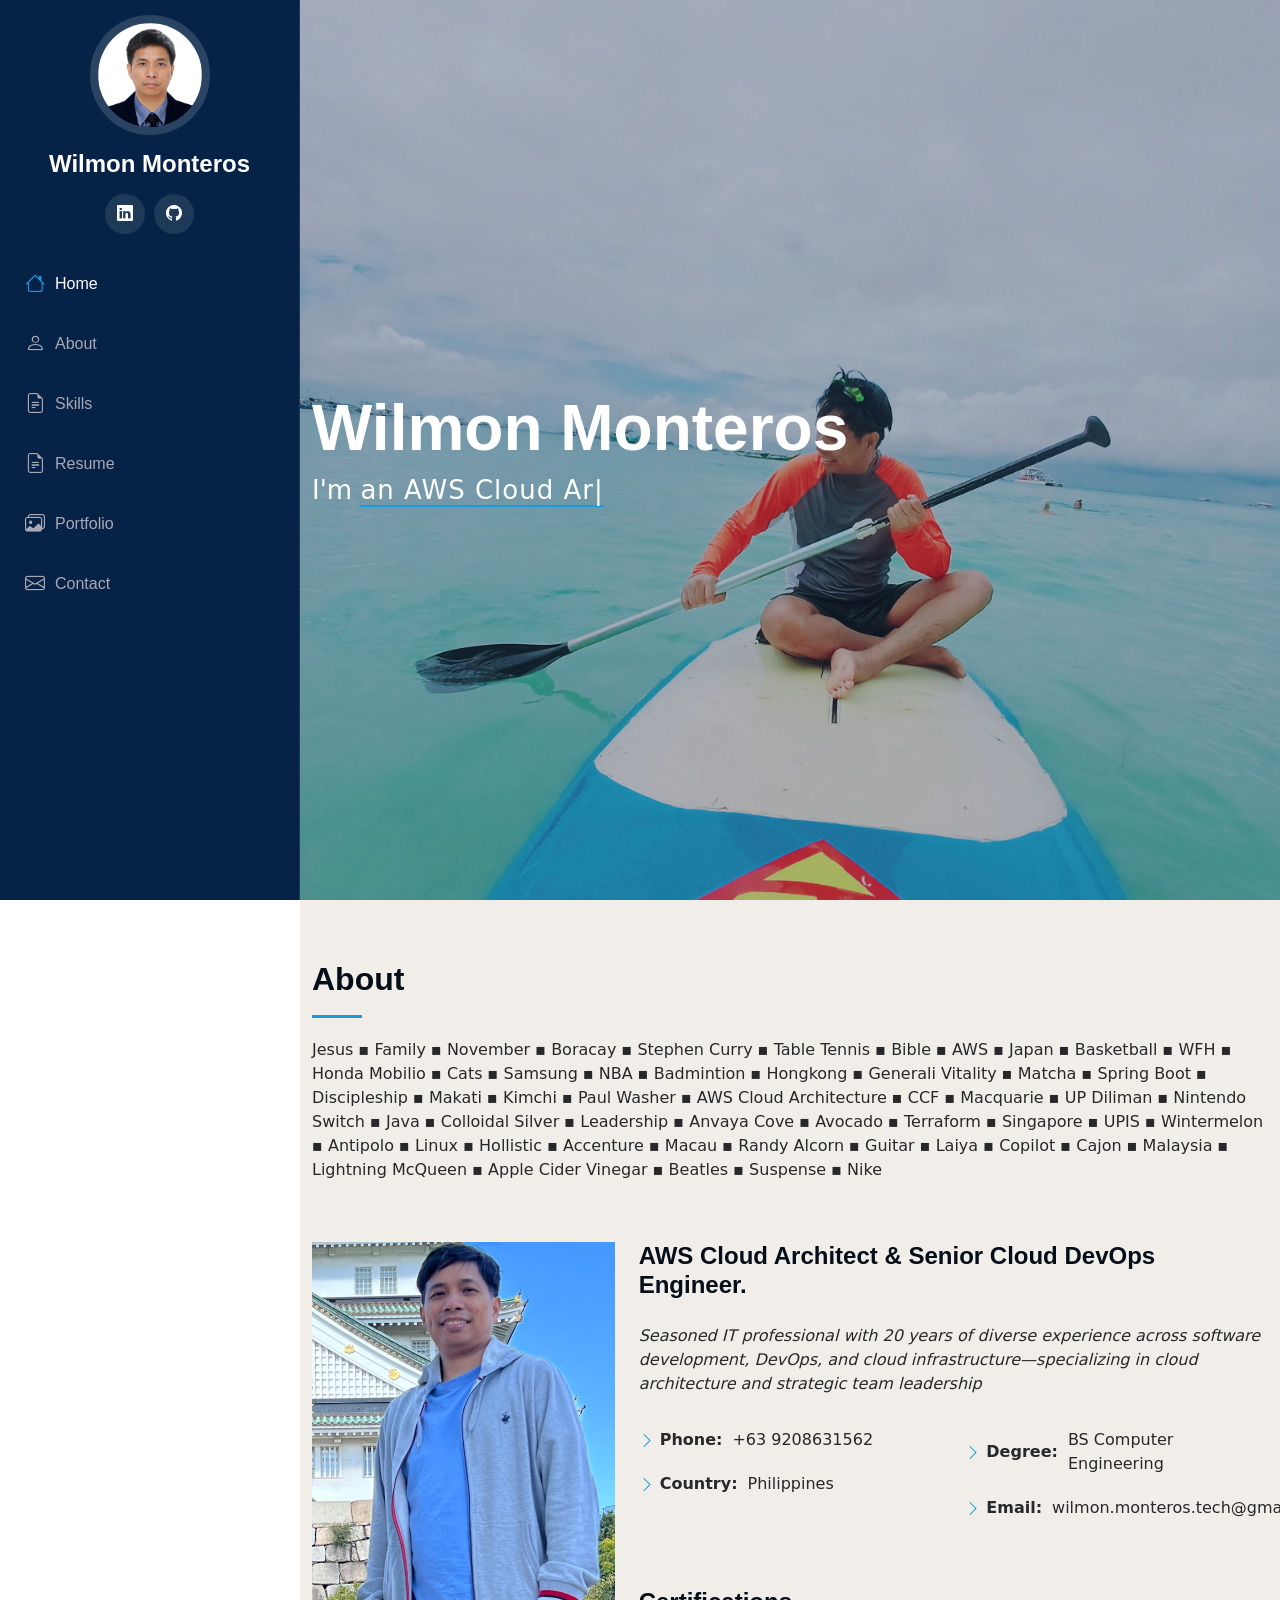
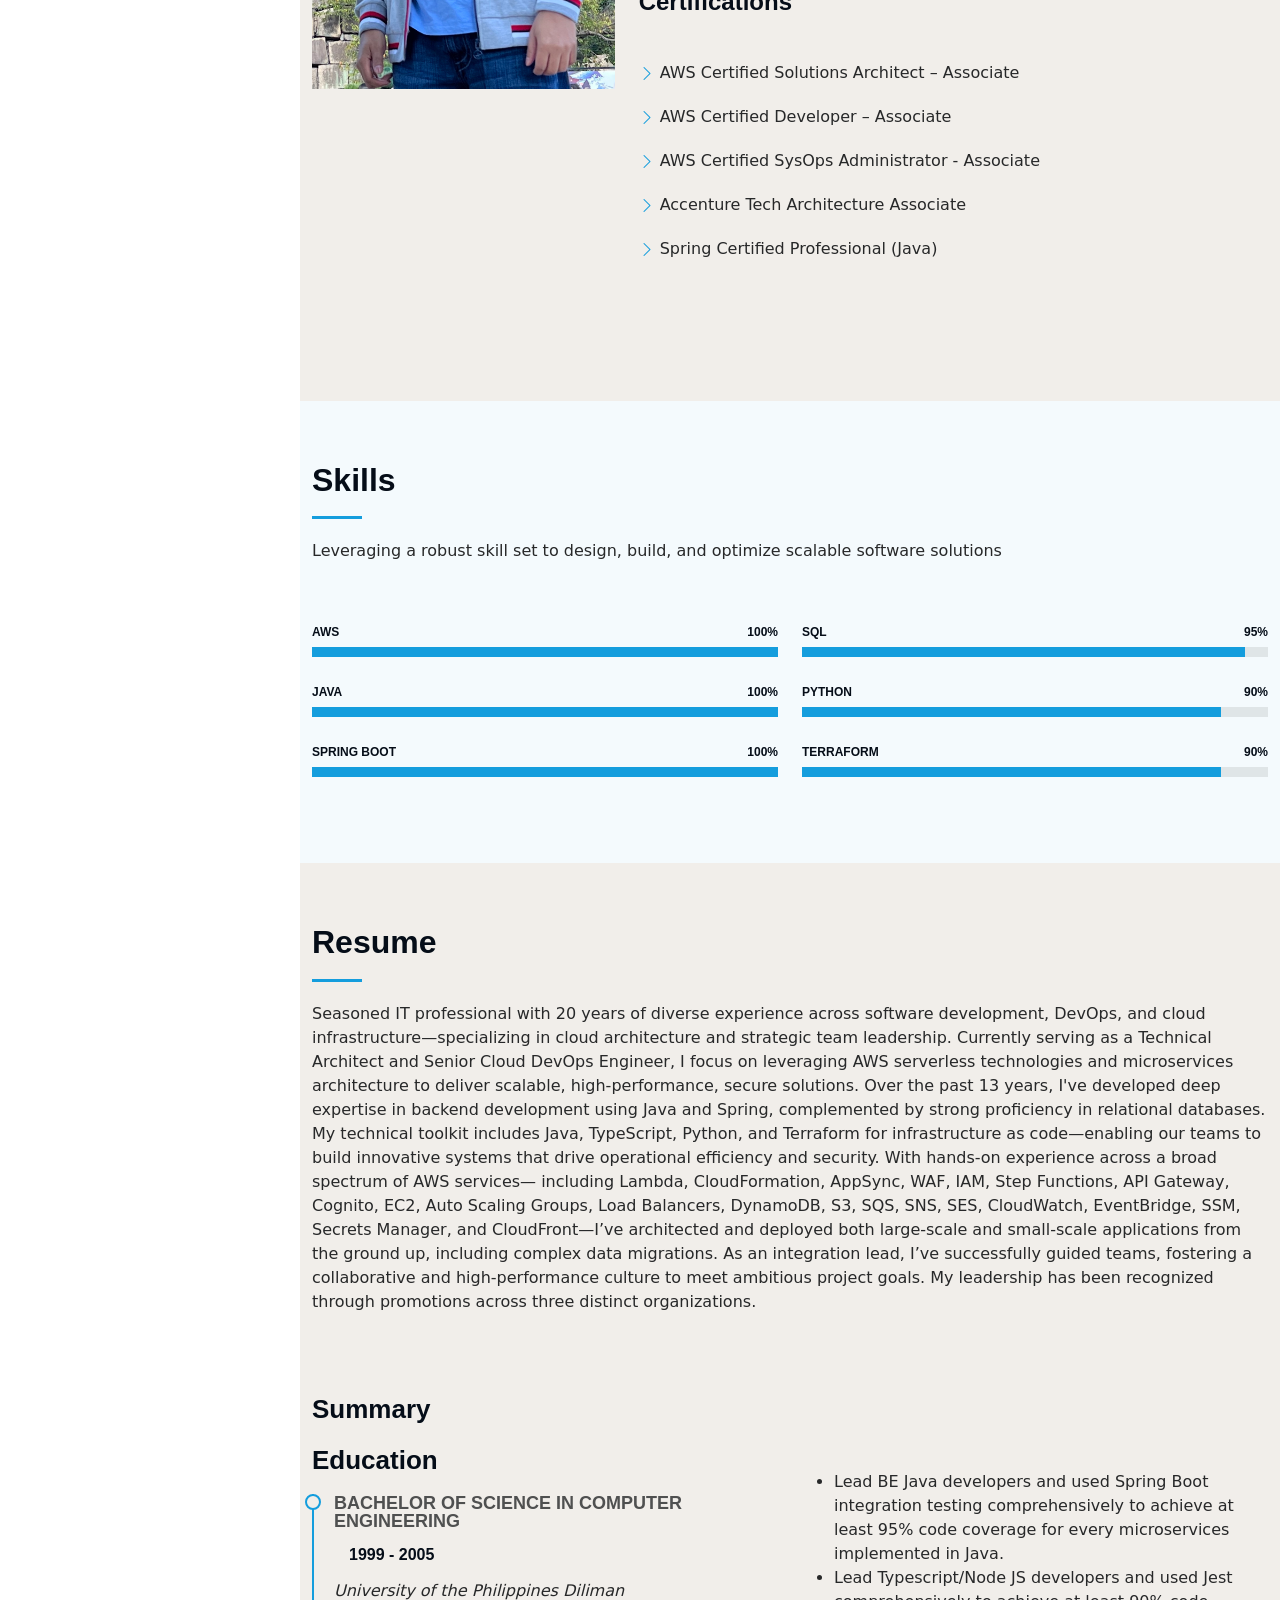
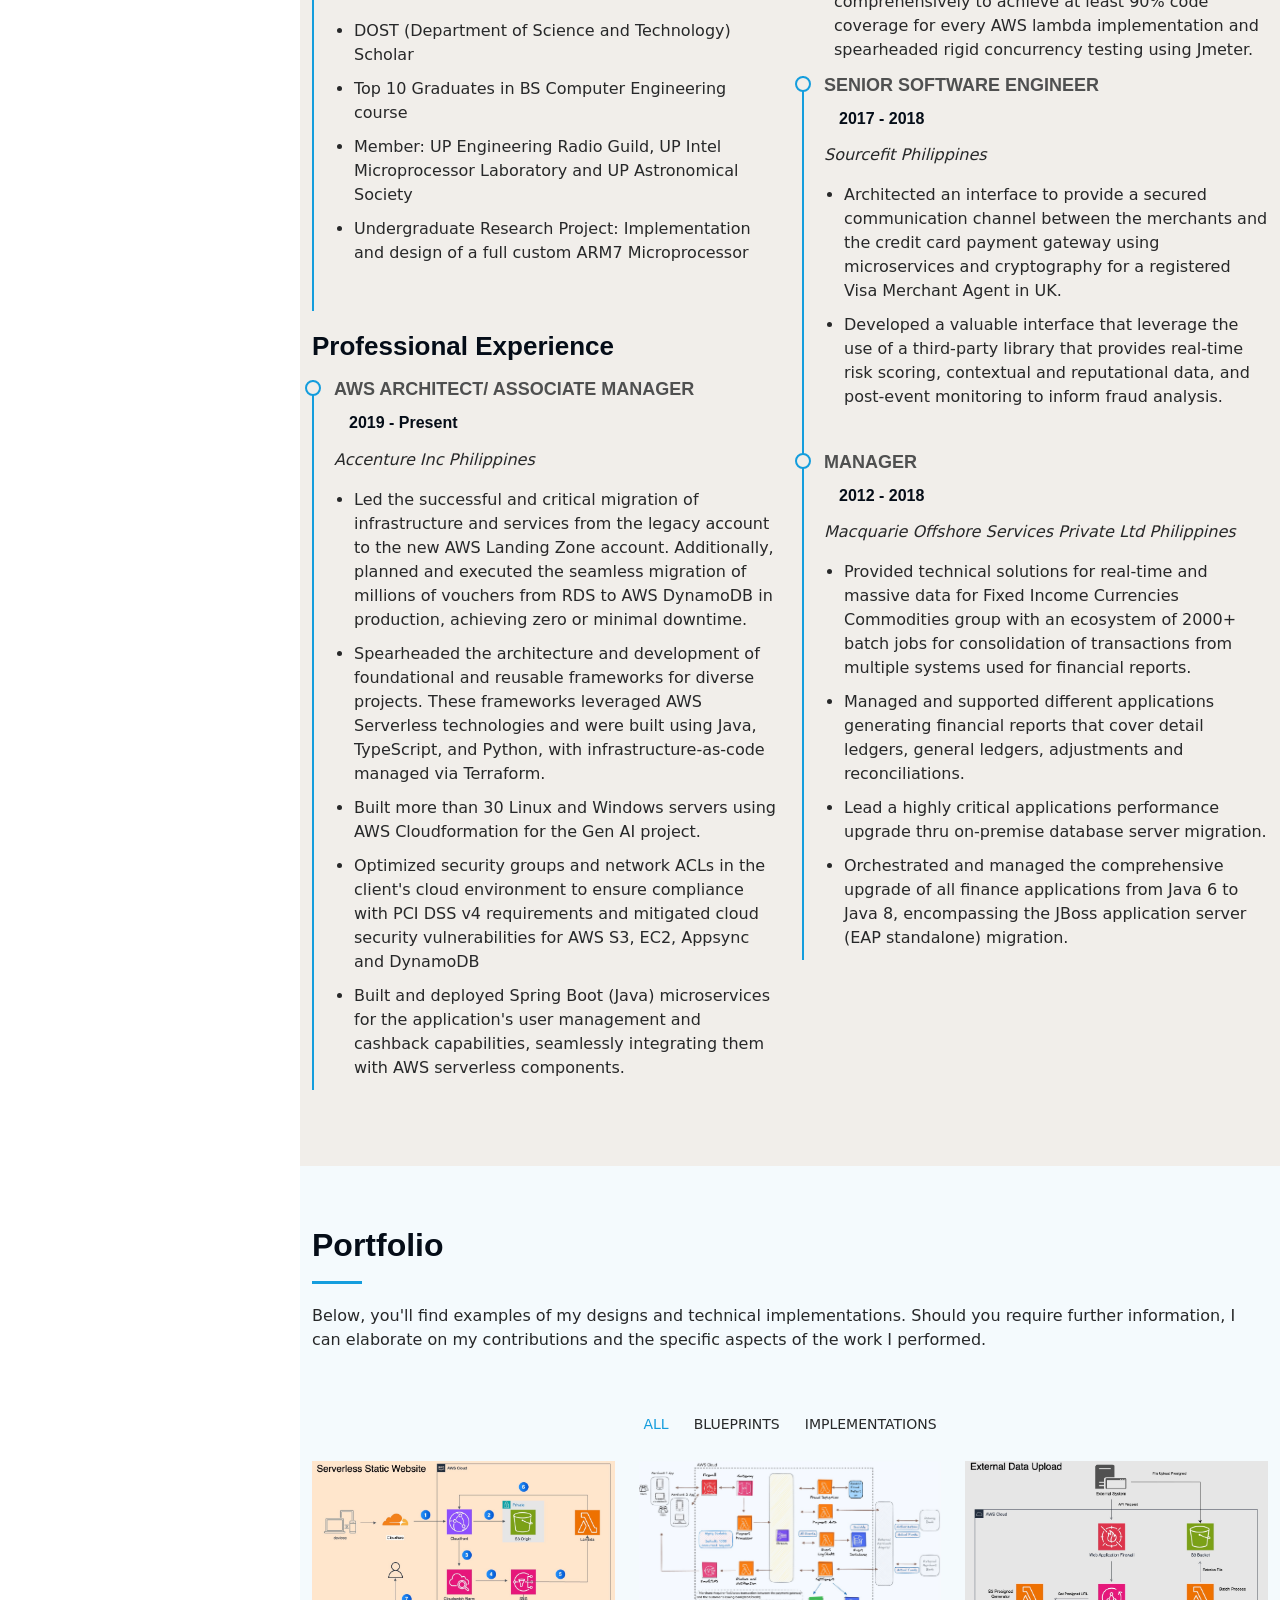
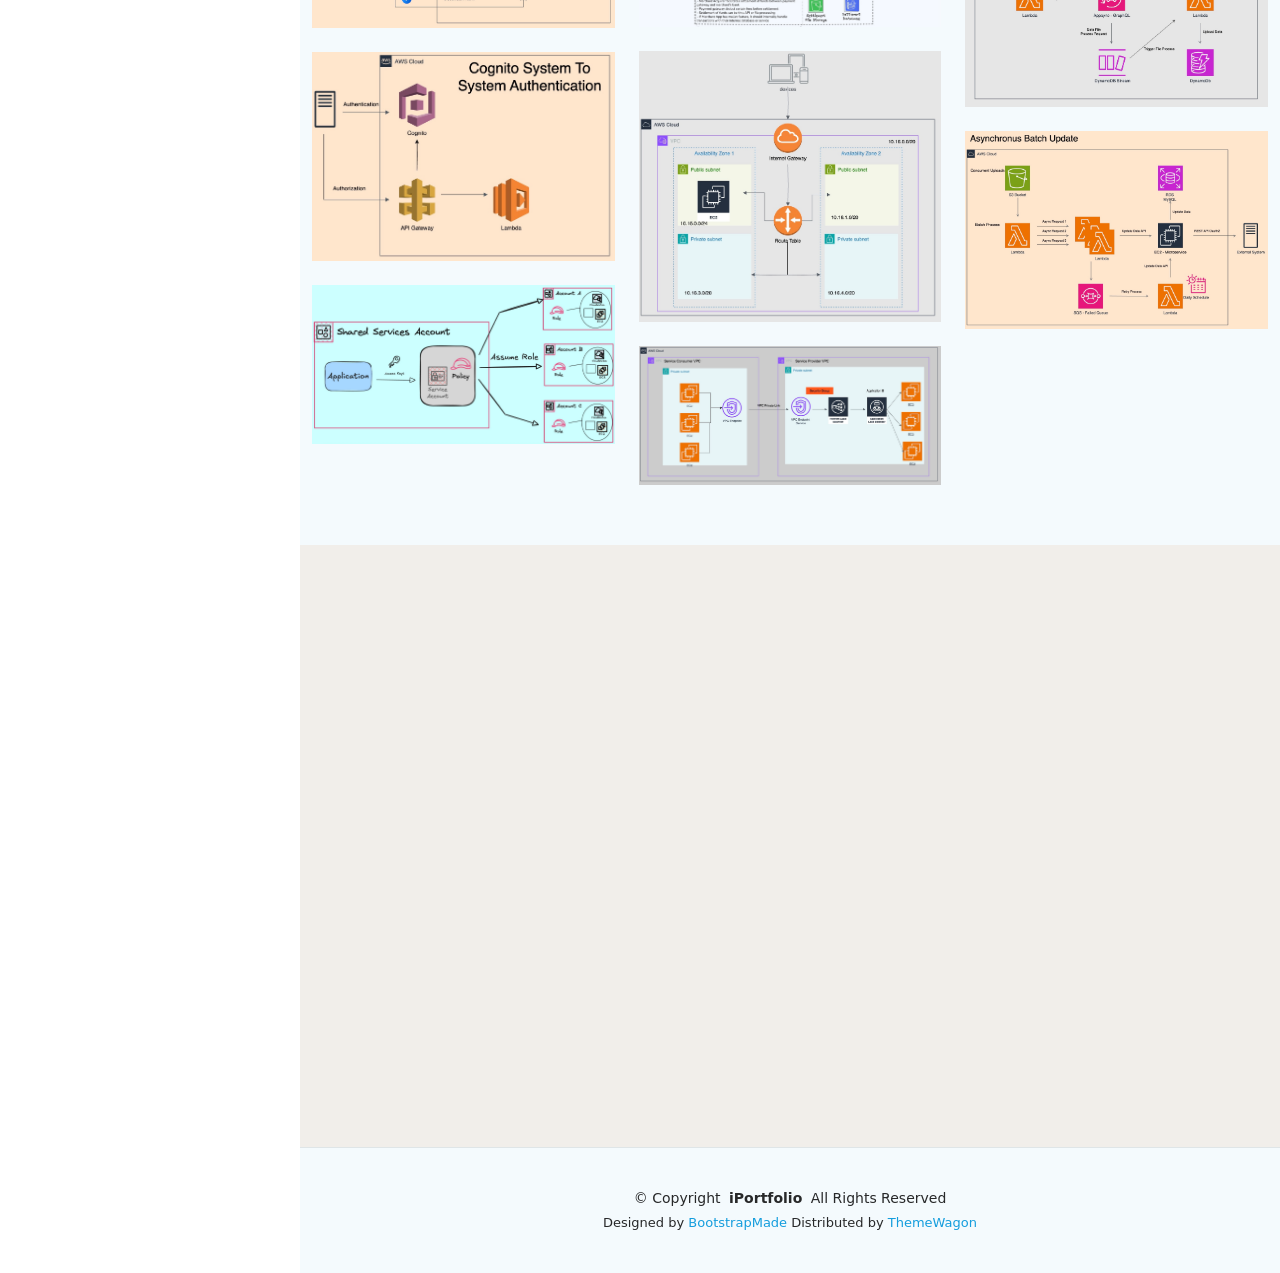
<file: index.html>
<!DOCTYPE html>
  <html lang="en">

  <head>
    <meta charset="utf-8">
    <meta content="width=device-width, initial-scale=1.0" name="viewport">
    <title>Beyond the Cloud with Wilmon</title>
    <meta content="" name="description">
    <meta content="" name="keywords">

    <!-- Favicons -->
    <link href="assets/img/favicon.png" rel="icon">
    <link href="assets/img/apple-touch-icon.png" rel="apple-touch-icon">

    <!-- Vendor CSS Files -->
    <link href="assets/vendor/bootstrap/css/bootstrap.min.css" rel="stylesheet">
    <link href="assets/vendor/bootstrap-icons/bootstrap-icons.css" rel="stylesheet">
    <link href="assets/vendor/aos/aos.css" rel="stylesheet">
    <link href="assets/vendor/glightbox/css/glightbox.min.css" rel="stylesheet">
    <link href="assets/vendor/swiper/swiper-bundle.min.css" rel="stylesheet">

    <!-- Main CSS File -->
    <link href="assets/css/main.css" rel="stylesheet">

    <!-- =======================================================
    * Template Name: iPortfolio
    * Template URL: https://bootstrapmade.com/iportfolio-bootstrap-portfolio-websites-template/
    * Updated: Jun 29 2024 with Bootstrap v5.3.3
    * Author: BootstrapMade.com
    * License: https://bootstrapmade.com/license/
    ======================================================== -->
    <meta name="google-site-verification" content="2yJGSQs_XR-o7ZcznzB0B5JQEUDYhtM21e2Xbaj-53U" />
  </head>

  <body class="index-page">

    <header id="header" class="header dark-background d-flex flex-column">
      <i class="header-toggle d-xl-none bi bi-list"></i>

      <div class="profile-img">
        <img src="assets/img/profile-pic-wilmontech.jpg" alt="" class="img-fluid rounded-circle">
      </div>

      <a href="index.html" class="logo d-flex align-items-center justify-content-center">
        <!-- Uncomment the line below if you also wish to use an image logo -->
        <!-- <img src="assets/img/logo.png" alt=""> -->
        <h1 class="sitename">Wilmon Monteros</h1>
      </a>

      <div class="social-links text-center">
        <a href="https://www.linkedin.com/in/wilmon-monteros-5b707a50/" class="linkedin"><i class="bi bi-linkedin"></i></a>
        <a href="https://wilmontech.github.io/portfolio/" class="github"><i class="bi bi-github"></i></a>
      </div>

      <nav id="navmenu" class="navmenu">
        <ul>
          <li><a href="#hero" class="active"><i class="bi bi-house navicon"></i>Home</a></li>
          <li><a href="#about"><i class="bi bi-person navicon"></i> About</a></li>
          <li><a href="#skills"><i class="bi bi-file-earmark-text navicon"></i> Skills</a></li>
          <li><a href="#resume"><i class="bi bi-file-earmark-text navicon"></i> Resume</a></li>
          <li><a href="#portfolio"><i class="bi bi-images navicon"></i> Portfolio</a></li>
          <li><a href="#contact"><i class="bi bi-envelope navicon"></i> Contact</a></li>
        </ul>
      </nav>

    </header>

    <main class="main">

      <!-- Hero Section -->
      <section id="hero" class="hero section dark-background">

        <img src="assets/img/hero-bg.jpg" alt="" data-aos="fade-in" class="">

        <div class="container" data-aos="fade-up" data-aos-delay="100">
          <h2>Wilmon Monteros</h2>
          <p>I'm <span class="typed" data-typed-items="an AWS Cloud Architect, an AWS Senior Cloud Devops Engineer, a DevOps and Technical Lead">Developer</span><span class="typed-cursor typed-cursor--blink" aria-hidden="true"></span><span class="typed-cursor typed-cursor--blink" aria-hidden="true"></span></p>
        </div>

      </section><!-- /Hero Section -->

      <!-- About Section -->
      <section id="about" class="about section medium-background">

        <!-- Section Title -->
        <div class="container section-title" data-aos="fade-up">
          <h2>About</h2>
          <p> Jesus ▪︎ Family ▪︎ November ▪︎ Boracay ▪︎ Stephen Curry ▪︎ Table Tennis ▪︎ Bible ▪︎ AWS ▪︎ Japan ▪︎ Basketball ▪︎ WFH ▪︎ Honda Mobilio ▪︎ Cats ▪︎ Samsung ▪︎ NBA ▪︎ Badmintion ▪︎ Hongkong ▪︎ Generali Vitality ▪︎ Matcha ▪︎ Spring Boot ▪︎ Discipleship ▪︎ Makati ▪︎ Kimchi ▪︎ Paul Washer ▪︎ AWS Cloud Architecture ▪︎ CCF ▪︎ Macquarie ▪︎ UP Diliman ▪︎ Nintendo Switch ▪︎ Java ▪︎ Colloidal Silver ▪︎ Leadership ▪︎ Anvaya Cove ▪︎ Avocado ▪︎ Terraform ▪︎ Singapore ▪︎ UPIS ▪︎ Wintermelon ▪︎ Antipolo ▪︎ Linux ▪︎ Hollistic ▪︎ Accenture ▪︎ Macau ▪︎ Randy Alcorn ▪︎ Guitar ▪︎ Laiya ▪︎ Copilot ▪︎ Cajon ▪︎ Malaysia ▪︎ Lightning McQueen ▪︎ Apple Cider Vinegar ▪︎ Beatles ▪︎ Suspense ▪︎ Nike</p>
        </div><!-- End Section Title -->

        <div class="container" data-aos="fade-up" data-aos-delay="100">

          <div class="row gy-4 justify-content-center">
            <div class="col-lg-4">
              <img src="assets/img/my-profile-img.jpg" class="img-fluid" alt="">
            </div>
            <div class="col-lg-8 content">
              <h2>AWS Cloud Architect &amp; Senior Cloud DevOps Engineer.</h2>
              <p class="fst-italic py-3">
                Seasoned IT professional with 20 years of diverse experience across software development, DevOps, and cloud
infrastructure—specializing in cloud architecture and strategic team leadership
              </p>
              <div class="row">
                <div class="col-lg-6">
                  <ul>
                    <li><i class="bi bi-chevron-right"></i> <strong>Phone:</strong> <span>+63 9208631562</span></li>
                    <li><i class="bi bi-chevron-right"></i> <strong>Country:</strong> <span>Philippines</span></li>
                  </ul>
                </div>
                <div class="col-lg-6">
                  <ul>
                    <li><i class="bi bi-chevron-right"></i> <strong>Degree:</strong> <span>BS Computer Engineering</span></li>
                    <li><i class="bi bi-chevron-right"></i> <strong>Email:</strong> <span>wilmon.monteros.tech@gmail.com</span></li>
                  </ul>
                </div>
              </div>
              <br>
              <br>
              <h2>Certifications</h2>
              <p class="py-2">
                  <ul class="py-1">
                    <li><i class="bi bi-chevron-right"></i> AWS Certified Solutions Architect – Associate</li>
                    <li><i class="bi bi-chevron-right"></i> AWS Certified Developer – Associate</li>
                    <li><i class="bi bi-chevron-right"></i> AWS Certified SysOps Administrator - Associate</li>
                    <li><i class="bi bi-chevron-right"></i> Accenture Tech Architecture Associate</li>
                    <li><i class="bi bi-chevron-right"></i> Spring Certified Professional (Java)</li>
                  </ul>
                </div>
              </p>
            </div>
          </div>

        </div>

      </section><!-- /About Section -->

      <!-- Skills Section -->
      <section id="skills" class="skills section light-background">

        <!-- Section Title -->
        <div class="container section-title" data-aos="fade-up">
          <h2>Skills</h2>
          <p>Leveraging a robust skill set to design, build, and optimize scalable software solutions</p>
        </div><!-- End Section Title -->

        <div class="container" data-aos="fade-up" data-aos-delay="100">

          <div class="row skills-content skills-animation">

            <div class="col-lg-6">

              <div class="progress">
                <span class="skill"><span>AWS</span> <i class="val">100%</i></span>
                <div class="progress-bar-wrap">
                  <div class="progress-bar" role="progressbar" aria-valuenow="100" aria-valuemin="0" aria-valuemax="100"></div>
                </div>
              </div><!-- End Skills Item -->

              <div class="progress">
                <span class="skill"><span>Java</span> <i class="val">100%</i></span>
                <div class="progress-bar-wrap">
                  <div class="progress-bar" role="progressbar" aria-valuenow="100" aria-valuemin="0" aria-valuemax="100"></div>
                </div>
              </div><!-- End Skills Item -->

              <div class="progress">
                <span class="skill"><span>Spring Boot</span> <i class="val">100%</i></span>
                <div class="progress-bar-wrap">
                  <div class="progress-bar" role="progressbar" aria-valuenow="100" aria-valuemin="0" aria-valuemax="100"></div>
                </div>
              </div><!-- End Skills Item -->

            </div>

            <div class="col-lg-6">

              <div class="progress">
                <span class="skill"><span>SQL</span> <i class="val">95%</i></span>
                <div class="progress-bar-wrap">
                  <div class="progress-bar" role="progressbar" aria-valuenow="95" aria-valuemin="0" aria-valuemax="100"></div>
                </div>
              </div><!-- End Skills Item -->

              <div class="progress">
                <span class="skill"><span>Python</span> <i class="val">90%</i></span>
                <div class="progress-bar-wrap">
                  <div class="progress-bar" role="progressbar" aria-valuenow="90" aria-valuemin="0" aria-valuemax="100"></div>
                </div>
              </div><!-- End Skills Item -->

              <div class="progress">
                <span class="skill"><span>Terraform</span> <i class="val">90%</i></span>
                <div class="progress-bar-wrap">
                  <div class="progress-bar" role="progressbar" aria-valuenow="90" aria-valuemin="0" aria-valuemax="100"></div>
                </div>
              </div><!-- End Skills Item -->

            </div>

          </div>

        </div>

      </section><!-- /Skills Section -->

      <!-- Resume Section -->
      <section id="resume" class="resume section medium-background">

        <!-- Section Title -->
        <div class="container section-title" data-aos="fade-up">
          <h2>Resume</h2>
          <p>Seasoned IT professional with 20 years of diverse experience across software development, DevOps, and cloud
infrastructure—specializing in cloud architecture and strategic team leadership. Currently serving as a Technical Architect
and Senior Cloud DevOps Engineer, I focus on leveraging AWS serverless technologies and microservices architecture to
deliver scalable, high-performance, secure solutions. Over the past 13 years, I've developed deep expertise in backend
development using Java and Spring, complemented by strong proficiency in relational databases. My technical toolkit
includes Java, TypeScript, Python, and Terraform for infrastructure as code—enabling our teams to build innovative systems
that drive operational efficiency and security. With hands-on experience across a broad spectrum of AWS services—
including Lambda, CloudFormation, AppSync, WAF, IAM, Step Functions, API Gateway, Cognito, EC2, Auto Scaling Groups,
Load Balancers, DynamoDB, S3, SQS, SNS, SES, CloudWatch, EventBridge, SSM, Secrets Manager, and CloudFront—I’ve
architected and deployed both large-scale and small-scale applications from the ground up, including complex data
migrations. As an integration lead, I’ve successfully guided teams, fostering a collaborative and high-performance culture to
meet ambitious project goals. My leadership has been recognized through promotions across three distinct organizations.</p>
        </div><!-- End Section Title -->

        <div class="container">

          <div class="row">

            <div class="col-lg-6" data-aos="fade-up" data-aos-delay="100">
              <h3 class="resume-title">Summary</h3>
              <h3 class="resume-title">Education</h3>
              <div class="resume-item">
                <h4>Bachelor of Science in Computer Engineering</h4>
                <h5>1999 - 2005</h5>
                <p><em>University of the Philippines Diliman</em></p>
                <ul>
                  <li>DOST (Department of Science and Technology) Scholar</li>
                  <li>Top 10 Graduates in BS Computer Engineering course </li>
                  <li>Member: UP Engineering Radio Guild, UP Intel Microprocessor Laboratory and UP Astronomical Society</li>
                  <li>Undergraduate Research Project: Implementation and design of a full custom ARM7 Microprocessor</li>
                </ul>            </div><!-- Edn Resume Item -->

              <h3 class="resume-title">Professional Experience</h3>
              <div class="resume-item">
                <h4>AWS Architect/ Associate Manager</h4>
                <h5>2019 - Present</h5>
                <p><em>Accenture Inc Philippines</em></p>
                <ul>
                  <li>Led the successful and critical migration of infrastructure and services from the legacy account to the new AWS
  Landing Zone account. Additionally, planned and executed the seamless migration of millions of vouchers from RDS
  to AWS DynamoDB in production, achieving zero or minimal downtime.</li>
                  <li>Spearheaded the architecture and development of foundational and reusable frameworks for diverse projects. These frameworks leveraged AWS Serverless technologies and were built using Java, TypeScript, and Python, with infrastructure-as-code managed via Terraform. </li>
                  <li>Built more than 30 Linux and Windows servers using AWS Cloudformation for the Gen AI project.</li>
                  <li>Optimized security groups and network ACLs in the client's cloud environment to ensure compliance with PCI DSS v4
requirements and mitigated cloud security vulnerabilities for AWS S3, EC2, Appsync and DynamoDB</li>
                  <li>Built and deployed Spring Boot (Java) microservices for the application's user management and cashback capabilities, seamlessly integrating them with AWS serverless components.</li>
                </ul>
              </div><!-- Edn Resume Item -->
            </div>

            <div class="col-lg-6" data-aos="fade-up" data-aos-delay="200">
              <br>
              <br>
              <br>
              <br>
                <ul>
                  <li>Lead BE Java developers and used Spring Boot integration testing comprehensively to achieve at least 95% code
  coverage for every microservices implemented in Java.</li>
                  <li>Lead Typescript/Node JS developers and used Jest comprehensively to achieve at least 90% code coverage for every
  AWS lambda implementation and spearheaded rigid concurrency testing using Jmeter. </li>
                </ul>
              <div class="resume-item">
                <h4>Senior Software Engineer</h4>
                <h5>2017 - 2018</h5>
                <p><em>Sourcefit Philippines</em></p>
                <ul>
                  <li>Architected an interface to provide a secured communication channel between the merchants and the credit card
  payment gateway using microservices and cryptography for a registered Visa Merchant Agent in UK.</li>
                  <li>Developed a valuable interface that leverage the use of a third-party library that provides real-time risk scoring,
  contextual and reputational data, and post-event monitoring to inform fraud analysis.</li>
                </ul>
              </div><!-- Edn Resume Item -->
              <div class="resume-item">
                <h4>Manager</h4>
                <h5>2012 - 2018</h5>
                <p><em>Macquarie Offshore Services Private Ltd Philippines</em></p>
                <ul>
                  <li>Provided technical solutions for real-time and massive data for Fixed Income Currencies Commodities group with
  an ecosystem of 2000+ batch jobs for consolidation of transactions from multiple systems used for financial reports.</li>
                  <li>Managed and supported different applications generating financial reports that cover detail ledgers, general
  ledgers, adjustments and reconciliations.</li>
                  <li>Lead a highly critical applications performance upgrade thru on-premise database server migration.</li>
                  <li>Orchestrated and managed the comprehensive upgrade of all finance applications from Java 6 to Java 8, encompassing the JBoss application server (EAP standalone) migration.</li>
                </ul>
              </div><!-- Edn Resume Item -->

            </div>

          </div>

        </div>

      </section><!-- /Resume Section -->

          <!-- Portfolio Section -->
    <section id="portfolio" class="portfolio section light-background">

      <!-- Section Title -->
      <div class="container section-title" data-aos="fade-up">
        <h2>Portfolio</h2>
        <p>Below, you'll find examples of my designs and technical implementations. Should you require further information, I can elaborate on my contributions and the specific aspects of the work I performed.</p>
      </div><!-- End Section Title -->

      <div class="container">

        <div class="isotope-layout" data-default-filter="*" data-layout="masonry" data-sort="original-order">

          <ul class="portfolio-filters isotope-filters" data-aos="fade-up" data-aos-delay="100">
            <li data-filter="*" class="filter-active">All</li>
            <li data-filter=".filter-app">Blueprints</li>
            <li data-filter=".filter-product">Implementations</li>
          </ul><!-- End Portfolio Filters -->

          <div class="row gy-4 isotope-container" data-aos="fade-up" data-aos-delay="200">

            <div class="col-lg-4 col-md-6 portfolio-item isotope-item filter-app">
              <div class="portfolio-content h-100">
                <img src="assets/img/portfolio/wilmontech-architcture-diagram.jpg" class="img-fluid" alt="">
                <div class="portfolio-info">
                  <p>Serverless Static Website</p>
                  <a href="assets/img/portfolio/wilmontech-architcture-diagram.jpg" data-gallery="portfolio-gallery-app" class="glightbox preview-link"><i class="bi bi-zoom-in"></i></a>
                  <a href="portfolio-details.html" title="More Details" class="details-link"><i class="bi bi-link-45deg"></i></a>
                </div>
              </div>
            </div><!-- End Portfolio Item -->

            <div class="col-lg-4 col-md-6 portfolio-item isotope-item filter-app">
              <div class="portfolio-content h-100">
                <img src="assets/img/portfolio/qr-payment.jpg" class="img-fluid" alt="">
                <div class="portfolio-info">
                  <p>QR Payment Gateway</p>
                  <a href="assets/img/portfolio/qr-payment.jpg" data-gallery="portfolio-gallery-app" class="glightbox preview-link"><i class="bi bi-zoom-in"></i></a>
                  <a href="portfolio-details.html" title="More Details" class="details-link"><i class="bi bi-link-45deg"></i></a>
                </div>
              </div>
            </div><!-- End Portfolio Item -->

            <div class="col-lg-4 col-md-6 portfolio-item isotope-item filter-app">
              <div class="portfolio-content h-100">
                <img src="assets/img/portfolio/external-data-upload.jpg" class="img-fluid" alt="">
                <div class="portfolio-info">
                  <p>External Data Upload</p>
                  <a href="assets/img/portfolio/external-data-upload.jpg" data-gallery="portfolio-gallery-product" class="glightbox preview-link"><i class="bi bi-zoom-in"></i></a>
                  <a href="portfolio-details.html" title="More Details" class="details-link"><i class="bi bi-link-45deg"></i></a>
                </div>
              </div>
            </div><!-- End Portfolio Item -->

            <div class="col-lg-4 col-md-6 portfolio-item isotope-item filter-product">
              <div class="portfolio-content h-100">
                <img src="assets/img/portfolio/vpc-with-nginx.jpg" class="img-fluid" alt="">
                <div class="portfolio-info">
                  <p>VPC with Nginx Server</p>
                  <a href="assets/img/portfolio/vpc-with-nginx.jpg" data-gallery="portfolio-gallery-product" class="glightbox preview-link"><i class="bi bi-zoom-in"></i></a>
                  <a href="portfolio-details.html" title="More Details" class="details-link"><i class="bi bi-link-45deg"></i></a>
                </div>
              </div>
            </div><!-- End Portfolio Item -->

            <div class="col-lg-4 col-md-6 portfolio-item isotope-item filter-product">
              <div class="portfolio-content h-100">
                <img src="assets/img/portfolio/cognito-system-auth.jpg" class="img-fluid" alt="">
                <div class="portfolio-info">
                  <p>Cognito System to System Authentication</p>
                  <a href="assets/img/portfolio/cognito-system-auth.jpg" data-gallery="portfolio-gallery-product" class="glightbox preview-link"><i class="bi bi-zoom-in"></i></a>
                  <a href="portfolio-details.html" title="More Details" class="details-link"><i class="bi bi-link-45deg"></i></a>
                </div>
              </div>
            </div><!-- End Portfolio Item -->

            <div class="col-lg-4 col-md-6 portfolio-item isotope-item filter-product">
              <div class="portfolio-content h-100">
                <img src="assets/img/portfolio/AsyncBatchUpdate.jpg" class="img-fluid" alt="">
                <div class="portfolio-info">
                  <p>Asynchronous Batch Update</p>
                  <a href="assets/img/portfolio/AsyncBatchUpdate.jpg" data-gallery="portfolio-gallery-product" class="glightbox preview-link"><i class="bi bi-zoom-in"></i></a>
                  <a href="portfolio-details.html" title="More Details" class="details-link"><i class="bi bi-link-45deg"></i></a>
                </div>
              </div>
            </div><!-- End Portfolio Item -->

            <div class="col-lg-4 col-md-6 portfolio-item isotope-item filter-product">
              <div class="portfolio-content h-100">
                <img src="assets/img/portfolio/cross-account-trust-policies.jpg" class="img-fluid" alt="">
                <div class="portfolio-info">
                  <p>Cross Account Trust Policies</p>
                  <a href="assets/img/portfolio/cross-account-trust-policies.jpg" data-gallery="portfolio-gallery-product" class="glightbox preview-link"><i class="bi bi-zoom-in"></i></a>
                  <a href="portfolio-details.html" title="More Details" class="details-link"><i class="bi bi-link-45deg"></i></a>
                </div>
              </div>
            </div><!-- End Portfolio Item -->

            <div class="col-lg-4 col-md-6 portfolio-item isotope-item filter-product">
              <div class="portfolio-content h-100">
                <img src="assets/img/portfolio/vpc-endpoint.jpg" class="img-fluid" alt="">
                <div class="portfolio-info">
                  <p>VPC Endpoint Configuration</p>
                  <a href="assets/img/portfolio/vpc-endpoint.jpg" data-gallery="portfolio-gallery-product" class="glightbox preview-link"><i class="bi bi-zoom-in"></i></a>
                  <a href="portfolio-details.html" title="More Details" class="details-link"><i class="bi bi-link-45deg"></i></a>
                </div>
              </div>
            </div><!-- End Portfolio Item -->

          </div><!-- End Portfolio Container -->

        </div>

      </div>

    </section><!-- /Portfolio Section -->

      <!-- Contact Section -->
      <section id="contact" class="contact section medium-background">

        <!-- Section Title -->
        <div class="container section-title" data-aos="fade-up">
          <h2>Contact</h2>
        </div><!-- End Section Title -->

        <div class="container" data-aos="fade-up" data-aos-delay="100">

          <div class="row gy-4">

            <div class="col-lg-5">

              <div class="info-wrap">
                <div class="info-item d-flex" data-aos="fade-up" data-aos-delay="200">
                  <i class="bi bi-geo-alt flex-shrink-0"></i>
                  <div>
                    <h3>Address</h3>
                    <p>Bgy Mahabang Parang Angono, Rizal, Philippines</p>
                  </div>
                </div><!-- End Info Item -->

                <div class="info-item d-flex" data-aos="fade-up" data-aos-delay="300">
                  <i class="bi bi-telephone flex-shrink-0"></i>
                  <div>
                    <h3>Call Me</h3>
                    <p>+63 9208631562</p>
                  </div>
                </div><!-- End Info Item -->

                <div class="info-item d-flex" data-aos="fade-up" data-aos-delay="400">
                  <i class="bi bi-envelope flex-shrink-0"></i>
                  <div>
                    <h3>Email Me</h3>
                    <p>wilmon.monteros.tech@gmail.com</p>
                  </div>
                </div><!-- End Info Item -->
              </div>
            </div>
          </div>

        </div>

      </section><!-- /Contact Section -->

    </main>

    <footer id="footer" class="footer position-relative light-background">

      <div class="container">
        <div class="copyright text-center ">
          <p>© <span>Copyright</span> <strong class="px-1 sitename">iPortfolio</strong> <span>All Rights Reserved</span></p>
        </div>
        <div class="credits">
          <!-- All the links in the footer should remain intact. -->
          <!-- You can delete the links only if you've purchased the pro version. -->
          <!-- Licensing information: https://bootstrapmade.com/license/ -->
          <!-- Purchase the pro version with working PHP/AJAX contact form: [buy-url] -->
          Designed by <a href="https://bootstrapmade.com/">BootstrapMade</a> Distributed by <a href="https://themewagon.com">ThemeWagon</a>
        </div>
      </div>

    </footer>

    <!-- Scroll Top -->
    <a href="#" id="scroll-top" class="scroll-top d-flex align-items-center justify-content-center"><i class="bi bi-arrow-up-short"></i></a>

    <!-- Preloader -->
    <div id="preloader"></div>

    <!-- Vendor JS Files -->
    <script src="assets/vendor/bootstrap/js/bootstrap.bundle.min.js"></script>
    <script src="assets/vendor/php-email-form/validate.js"></script>
    <script src="assets/vendor/aos/aos.js"></script>
    <script src="assets/vendor/typed.js/typed.umd.js"></script>
    <script src="assets/vendor/purecounter/purecounter_vanilla.js"></script>
    <script src="assets/vendor/waypoints/noframework.waypoints.js"></script>
    <script src="assets/vendor/glightbox/js/glightbox.min.js"></script>
    <script src="assets/vendor/imagesloaded/imagesloaded.pkgd.min.js"></script>
    <script src="assets/vendor/isotope-layout/isotope.pkgd.min.js"></script>
    <script src="assets/vendor/swiper/swiper-bundle.min.js"></script>

    <!-- Main JS File -->
    <script src="assets/js/main.js"></script>

  </body>

  </html>
</file>
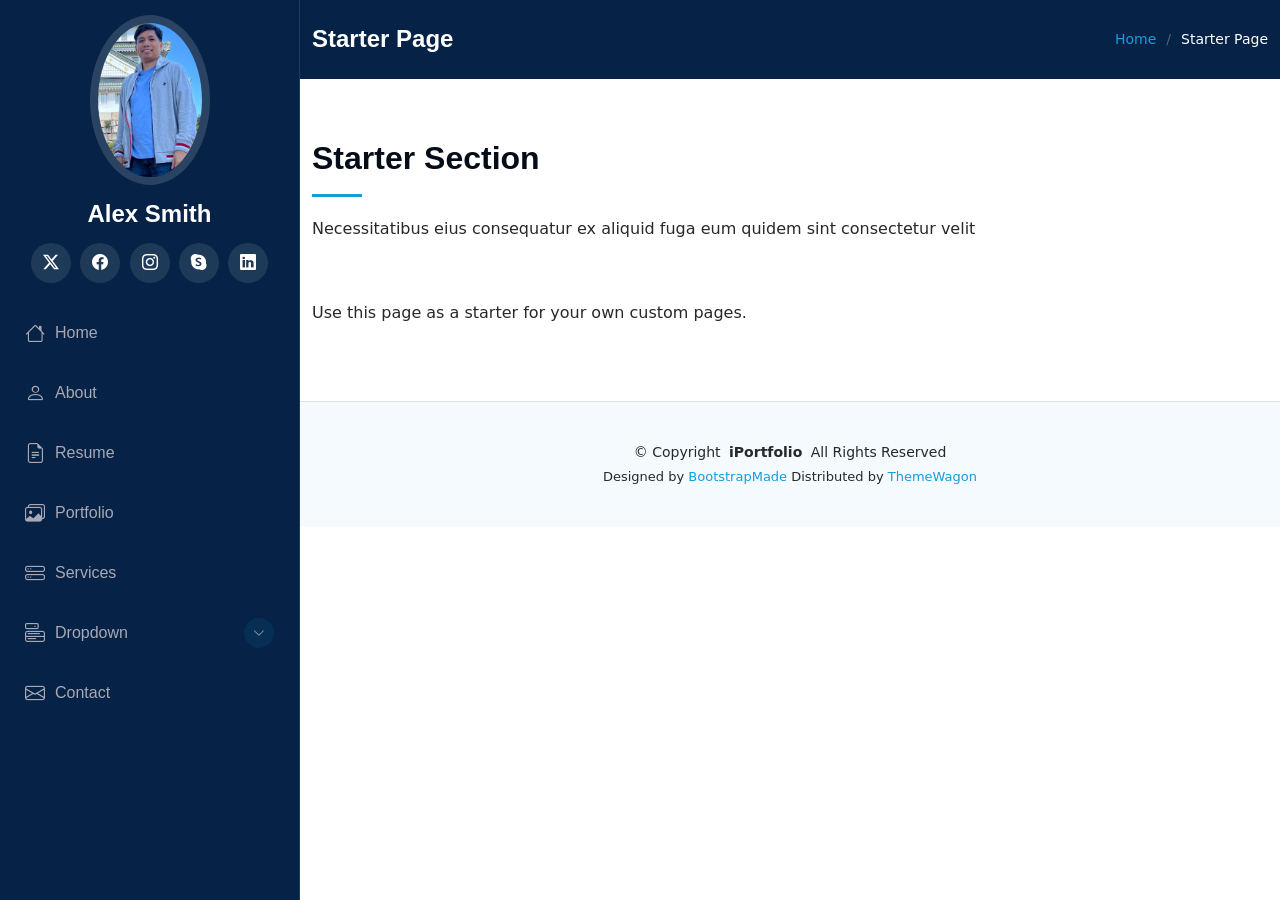
<file: starter-page.html>
<!DOCTYPE html>
<html lang="en">

<head>
  <meta charset="utf-8">
  <meta content="width=device-width, initial-scale=1.0" name="viewport">
  <title>Starter Page - iPortfolio Bootstrap Template</title>
  <meta content="" name="description">
  <meta content="" name="keywords">

  <!-- Favicons -->
  <link href="assets/img/favicon.png" rel="icon">
  <link href="assets/img/apple-touch-icon.png" rel="apple-touch-icon">

  <!-- Vendor CSS Files -->
  <link href="assets/vendor/bootstrap/css/bootstrap.min.css" rel="stylesheet">
  <link href="assets/vendor/bootstrap-icons/bootstrap-icons.css" rel="stylesheet">
  <link href="assets/vendor/aos/aos.css" rel="stylesheet">
  <link href="assets/vendor/glightbox/css/glightbox.min.css" rel="stylesheet">
  <link href="assets/vendor/swiper/swiper-bundle.min.css" rel="stylesheet">

  <!-- Main CSS File -->
  <link href="assets/css/main.css" rel="stylesheet">

  <!-- =======================================================
  * Template Name: iPortfolio
  * Template URL: https://bootstrapmade.com/iportfolio-bootstrap-portfolio-websites-template/
  * Updated: Jun 29 2024 with Bootstrap v5.3.3
  * Author: BootstrapMade.com
  * License: https://bootstrapmade.com/license/
  ======================================================== -->
</head>

<body class="starter-page-page">

  <header id="header" class="header dark-background d-flex flex-column">
    <i class="header-toggle d-xl-none bi bi-list"></i>

    <div class="profile-img">
      <img src="assets/img/my-profile-img.jpg" alt="" class="img-fluid rounded-circle">
    </div>

    <a href="index.html" class="logo d-flex align-items-center justify-content-center">
      <!-- Uncomment the line below if you also wish to use an image logo -->
      <!-- <img src="assets/img/logo.png" alt=""> -->
      <h1 class="sitename">Alex Smith</h1>
    </a>

    <div class="social-links text-center">
      <a href="#" class="twitter"><i class="bi bi-twitter-x"></i></a>
      <a href="#" class="facebook"><i class="bi bi-facebook"></i></a>
      <a href="#" class="instagram"><i class="bi bi-instagram"></i></a>
      <a href="#" class="google-plus"><i class="bi bi-skype"></i></a>
      <a href="#" class="linkedin"><i class="bi bi-linkedin"></i></a>
    </div>

    <nav id="navmenu" class="navmenu">
      <ul>
        <li><a href="#hero"><i class="bi bi-house navicon"></i>Home</a></li>
        <li><a href="#about"><i class="bi bi-person navicon"></i> About</a></li>
        <li><a href="#resume"><i class="bi bi-file-earmark-text navicon"></i> Resume</a></li>
        <li><a href="#portfolio"><i class="bi bi-images navicon"></i> Portfolio</a></li>
        <li><a href="#services"><i class="bi bi-hdd-stack navicon"></i> Services</a></li>
        <li class="dropdown"><a href="#"><i class="bi bi-menu-button navicon"></i> <span>Dropdown</span> <i class="bi bi-chevron-down toggle-dropdown"></i></a>
          <ul>
            <li><a href="#">Dropdown 1</a></li>
            <li class="dropdown"><a href="#"><span>Deep Dropdown</span> <i class="bi bi-chevron-down toggle-dropdown"></i></a>
              <ul>
                <li><a href="#">Deep Dropdown 1</a></li>
                <li><a href="#">Deep Dropdown 2</a></li>
                <li><a href="#">Deep Dropdown 3</a></li>
                <li><a href="#">Deep Dropdown 4</a></li>
                <li><a href="#">Deep Dropdown 5</a></li>
              </ul>
            </li>
            <li><a href="#">Dropdown 2</a></li>
            <li><a href="#">Dropdown 3</a></li>
            <li><a href="#">Dropdown 4</a></li>
          </ul>
        </li>
        <li><a href="#contact"><i class="bi bi-envelope navicon"></i> Contact</a></li>
      </ul>
    </nav>

  </header>

  <main class="main">

    <!-- Page Title -->
    <div class="page-title dark-background">
      <div class="container d-lg-flex justify-content-between align-items-center">
        <h1 class="mb-2 mb-lg-0">Starter Page</h1>
        <nav class="breadcrumbs">
          <ol>
            <li><a href="index.html">Home</a></li>
            <li class="current">Starter Page</li>
          </ol>
        </nav>
      </div>
    </div><!-- End Page Title -->

    <!-- Starter Section Section -->
    <section id="starter-section" class="starter-section section">

      <!-- Section Title -->
      <div class="container section-title" data-aos="fade-up">
        <h2>Starter Section</h2>
        <p>Necessitatibus eius consequatur ex aliquid fuga eum quidem sint consectetur velit</p>
      </div><!-- End Section Title -->

      <div class="container" data-aos="fade-up">
        <p>Use this page as a starter for your own custom pages.</p>
      </div>

    </section><!-- /Starter Section Section -->

  </main>

  <footer id="footer" class="footer position-relative light-background">

    <div class="container">
      <div class="copyright text-center ">
        <p>© <span>Copyright</span> <strong class="px-1 sitename">iPortfolio</strong> <span>All Rights Reserved</span></p>
      </div>
      <div class="credits">
        <!-- All the links in the footer should remain intact. -->
        <!-- You can delete the links only if you've purchased the pro version. -->
        <!-- Licensing information: https://bootstrapmade.com/license/ -->
        <!-- Purchase the pro version with working PHP/AJAX contact form: [buy-url] -->
        Designed by <a href="https://bootstrapmade.com/">BootstrapMade</a> Distributed by <a href="https://themewagon.com">ThemeWagon</a>
      </div>
    </div>

  </footer>

  <!-- Scroll Top -->
  <a href="#" id="scroll-top" class="scroll-top d-flex align-items-center justify-content-center"><i class="bi bi-arrow-up-short"></i></a>

  <!-- Preloader -->
  <div id="preloader"></div>

  <!-- Vendor JS Files -->
  <script src="assets/vendor/bootstrap/js/bootstrap.bundle.min.js"></script>
  <script src="assets/vendor/php-email-form/validate.js"></script>
  <script src="assets/vendor/aos/aos.js"></script>
  <script src="assets/vendor/typed.js/typed.umd.js"></script>
  <script src="assets/vendor/purecounter/purecounter_vanilla.js"></script>
  <script src="assets/vendor/waypoints/noframework.waypoints.js"></script>
  <script src="assets/vendor/glightbox/js/glightbox.min.js"></script>
  <script src="assets/vendor/imagesloaded/imagesloaded.pkgd.min.js"></script>
  <script src="assets/vendor/isotope-layout/isotope.pkgd.min.js"></script>
  <script src="assets/vendor/swiper/swiper-bundle.min.js"></script>

  <!-- Main JS File -->
  <script src="assets/js/main.js"></script>

</body>

</html>
</file>
<file: assets/css/main.css>
/**
* Template Name: iPortfolio
* Template URL: https://bootstrapmade.com/iportfolio-bootstrap-portfolio-websites-template/
* Updated: Jun 29 2024 with Bootstrap v5.3.3
* Author: BootstrapMade.com
* License: https://bootstrapmade.com/license/
*/

/*--------------------------------------------------------------
# Font & Color Variables
# Help: https://bootstrapmade.com/color-system/
--------------------------------------------------------------*/
/* Fonts */
:root {
  --default-font: "Roboto",  system-ui, -apple-system, "Segoe UI", Roboto, "Helvetica Neue", Arial, "Noto Sans", "Liberation Sans", sans-serif, "Apple Color Emoji", "Segoe UI Emoji", "Segoe UI Symbol", "Noto Color Emoji";
  --heading-font: "Raleway",  sans-serif;
  --nav-font: "Poppins",  sans-serif;
}

/* Global Colors - The following color variables are used throughout the website. Updating them here will change the color scheme of the entire website */
:root { 
  --background-color: #ffffff; /* Background color for the entire website, including individual sections */
  --default-color: #272829; /* Default color used for the majority of the text content across the entire website */
  --heading-color: #050d18; /* Color for headings, subheadings and title throughout the website */
  --accent-color: #149ddd; /* Accent color that represents your brand on the website. It's used for buttons, links, and other elements that need to stand out */
  --surface-color: #ffffff; /* The surface color is used as a background of boxed elements within sections, such as cards, icon boxes, or other elements that require a visual separation from the global background. */
  --contrast-color: #ffffff; /* Contrast color for text, ensuring readability against backgrounds of accent, heading, or default colors. */
}

/* Nav Menu Colors - The following color variables are used specifically for the navigation menu. They are separate from the global colors to allow for more customization options */
:root {
  --nav-color: #a8a9b4;  /* The default color of the main navmenu links */
  --nav-hover-color: #ffffff; /* Applied to main navmenu links when they are hovered over or active */
  --nav-mobile-background-color: #040b14; /* Used as the background color for mobile navigation menu */
  --nav-dropdown-background-color: #040b14; /* Used as the background color for dropdown items that appear when hovering over primary navigation items */
  --nav-dropdown-color: #a8a9b4; /* Used for navigation links of the dropdown items in the navigation menu. */
  --nav-dropdown-hover-color: #ffffff; /* Similar to --nav-hover-color, this color is applied to dropdown navigation links when they are hovered over. */
}

/* Color Presets - These classes override global colors when applied to any section or element, providing reuse of the sam color scheme. */

.light-background {
  --background-color: #f4fafd;
  --surface-color: #ffffff;
}

.medium-background {
  --background-color: #f1eeea;
  --surface-color: #ffffff;
}

.dark-background {
  /* --background-color: #040b14; */
  --background-color: #062246;
  --default-color: #ffffff;
  --heading-color: #ffffff;
  --surface-color: #151f2b;
  --contrast-color: #ffffff;
}

/* Smooth scroll */
:root {
  scroll-behavior: smooth;
}

/*--------------------------------------------------------------
# General Styling & Shared Classes
--------------------------------------------------------------*/
body {
  color: var(--default-color);
  background-color: var(--background-color);
  font-family: var(--default-font);
}

a {
  color: var(--accent-color);
  text-decoration: none;
  transition: 0.3s;
}

a:hover {
  color: color-mix(in srgb, var(--accent-color), transparent 25%);
  text-decoration: none;
}

h1,
h2,
h3,
h4,
h5,
h6 {
  color: var(--heading-color);
  font-family: var(--heading-font);
}

/* PHP Email Form Messages
------------------------------*/
.php-email-form .error-message {
  display: none;
  background: #df1529;
  color: #ffffff;
  text-align: left;
  padding: 15px;
  margin-bottom: 24px;
  font-weight: 600;
}

.php-email-form .sent-message {
  display: none;
  color: #ffffff;
  background: #059652;
  text-align: center;
  padding: 15px;
  margin-bottom: 24px;
  font-weight: 600;
}

.php-email-form .loading {
  display: none;
  background: var(--surface-color);
  text-align: center;
  padding: 15px;
  margin-bottom: 24px;
}

.php-email-form .loading:before {
  content: "";
  display: inline-block;
  border-radius: 50%;
  width: 24px;
  height: 24px;
  margin: 0 10px -6px 0;
  border: 3px solid var(--accent-color);
  border-top-color: var(--surface-color);
  animation: php-email-form-loading 1s linear infinite;
}

@keyframes php-email-form-loading {
  0% {
    transform: rotate(0deg);
  }

  100% {
    transform: rotate(360deg);
  }
}

/*--------------------------------------------------------------
# Global Header
--------------------------------------------------------------*/
.header {
  color: var(--default-color);
  background-color: var(--background-color);
  position: fixed;
  top: 0;
  left: 0;
  bottom: 0;
  padding: 0 15px;
  width: 300px;
  transition: all ease-in-out 0.3s;
  overflow-y: auto;
  z-index: 997;
  border-right: 1px solid color-mix(in srgb, var(--default-color), transparent 90%);
}

.header .profile-img img {
  margin: 15px auto;
  display: block;
  width: 120px;
  border: 8px solid color-mix(in srgb, var(--default-color), transparent 85%);
}

.header .logo {
  line-height: 1;
  margin-bottom: 15px;
}

.header .logo img {
  max-height: 32px;
  margin-right: 8px;
}

.header .logo h1 {
  font-size: 24px;
  margin: 0;
  font-weight: 700;
  color: var(--heading-color);
}

.header .social-links {
  margin: 0 0 20px 0;
}

.header .social-links a {
  font-size: 16px;
  display: inline-flex;
  align-items: center;
  justify-content: center;
  background: color-mix(in srgb, var(--default-color), transparent 90%);
  color: var(--default-color);
  margin: 0 2px;
  border-radius: 50%;
  text-align: center;
  width: 40px;
  height: 40px;
  transition: 0.3s;
}

.header .social-links a:hover {
  color: var(--contrast-color);
  background: var(--accent-color);
}

@media (min-width: 1200px) {

  .header~main,
  .header~#footer {
    margin-left: 300px;
  }
}

@media (max-width: 1199px) {
  .header {
    left: -100%;
  }
}

.header.header-show {
  left: 0;
}

.header .header-toggle {
  color: var(--contrast-color);
  background-color: var(--accent-color);
  font-size: 22px;
  display: flex;
  align-items: center;
  justify-content: center;
  width: 40px;
  height: 40px;
  border-radius: 50%;
  cursor: pointer;
  position: fixed;
  top: 15px;
  right: 15px;
  z-index: 9999;
  transition: background-color 0.3s;
}

.header .header-toggle:hover {
  color: var(--contrast-color);
  background-color: color-mix(in srgb, var(--accent-color) 90%, white 15%);
}

/*--------------------------------------------------------------
# Navigation Menu
--------------------------------------------------------------*/
.mobile-nav-toggle {
  display: none;
}

.navmenu {
  padding: 0;
  z-index: 9997;
}

.navmenu ul {
  list-style: none;
  padding: 0 0 20px 0;
  margin: 0;
}

.navmenu a,
.navmenu a:focus {
  color: var(--nav-color);
  padding: 15px 10px;
  font-family: var(--nav-font);
  font-size: 16px;
  font-weight: 400;
  display: flex;
  align-items: center;
  white-space: nowrap;
  transition: 0.3s;
  width: 100%;
}

.navmenu a .navicon,
.navmenu a:focus .navicon {
  font-size: 20px;
  margin-right: 10px;
}

.navmenu a .toggle-dropdown,
.navmenu a:focus .toggle-dropdown {
  font-size: 12px;
  line-height: 0;
  margin-left: auto;
  width: 30px;
  height: 30px;
  display: flex;
  align-items: center;
  justify-content: center;
  border-radius: 50%;
  transition: 0.3s;
  flex-shrink: 0;
  background-color: color-mix(in srgb, var(--accent-color), transparent 90%);
}

.navmenu a .toggle-dropdown:hover,
.navmenu a:focus .toggle-dropdown:hover {
  background-color: var(--accent-color);
  color: var(--contrast-color);
}

.navmenu a:hover,
.navmenu .active,
.navmenu .active:focus {
  color: var(--nav-hover-color);
}

.navmenu a:hover .navicon,
.navmenu .active .navicon,
.navmenu .active:focus .navicon {
  color: var(--accent-color);
}

.navmenu .active .toggle-dropdown,
.navmenu .active:focus .toggle-dropdown {
  background-color: var(--accent-color);
  color: var(--contrast-color);
  transform: rotate(180deg);
}

.navmenu .dropdown {
  display: block;
}

.navmenu .dropdown a,
.navmenu .dropdown a:focus {
  color: --nav-dropdown-color;
}

.navmenu .dropdown a:hover,
.navmenu .dropdown .active,
.navmenu .dropdown .active:focus {
  color: var(--nav-dropdown-hover-color);
}

.navmenu .dropdown ul {
  position: static;
  display: none;
  z-index: 99;
  padding: 5px 10px;
  margin: 5px 10px;
  background-color: var(--nav-dropdown-background-color);
  border: 1px solid color-mix(in srgb, var(--default-color), transparent 90%);
  box-shadow: none;
  transition: all 0.5s ease-in-out;
}

.navmenu .dropdown ul ul {
  background-color: rgba(33, 37, 41, 0.1);
}

.navmenu .dropdown>.dropdown-active {
  display: block;
  background-color: rgba(33, 37, 41, 0.03);
}

/*--------------------------------------------------------------
# Global Footer
--------------------------------------------------------------*/
.footer {
  color: var(--default-color);
  background-color: var(--background-color);
  font-size: 14px;
  padding: 40px 0;
  position: relative;
  border-top: 1px solid color-mix(in srgb, var(--default-color), transparent 90%);
}

.footer .copyright p {
  margin-bottom: 0;
}

.footer .credits {
  margin-top: 4px;
  font-size: 13px;
  text-align: center;
}

/*--------------------------------------------------------------
# Preloader
--------------------------------------------------------------*/
#preloader {
  position: fixed;
  inset: 0;
  z-index: 999999;
  overflow: hidden;
  background: var(--background-color);
  transition: all 0.6s ease-out;
}

#preloader:before {
  content: "";
  position: fixed;
  top: calc(50% - 30px);
  left: calc(50% - 30px);
  border: 6px solid #ffffff;
  border-color: var(--accent-color) transparent var(--accent-color) transparent;
  border-radius: 50%;
  width: 60px;
  height: 60px;
  animation: animate-preloader 1.5s linear infinite;
}

@keyframes animate-preloader {
  0% {
    transform: rotate(0deg);
  }

  100% {
    transform: rotate(360deg);
  }
}

/*--------------------------------------------------------------
# Scroll Top Button
--------------------------------------------------------------*/
.scroll-top {
  position: fixed;
  visibility: hidden;
  opacity: 0;
  right: 15px;
  bottom: -15px;
  z-index: 99999;
  background-color: var(--accent-color);
  width: 44px;
  height: 44px;
  border-radius: 50px;
  transition: all 0.4s;
}

.scroll-top i {
  font-size: 24px;
  color: var(--contrast-color);
  line-height: 0;
}

.scroll-top:hover {
  background-color: color-mix(in srgb, var(--accent-color), transparent 20%);
  color: var(--contrast-color);
}

.scroll-top.active {
  visibility: visible;
  opacity: 1;
  bottom: 15px;
}

/*--------------------------------------------------------------
# Disable aos animation delay on mobile devices
--------------------------------------------------------------*/
@media screen and (max-width: 768px) {
  [data-aos-delay] {
    transition-delay: 0 !important;
  }
}

/*--------------------------------------------------------------
# Global Page Titles & Breadcrumbs
--------------------------------------------------------------*/
.page-title {
  color: var(--default-color);
  background-color: var(--background-color);
  padding: 25px 0;
  position: relative;
}

.page-title h1 {
  font-size: 24px;
  font-weight: 700;
}

.page-title .breadcrumbs ol {
  display: flex;
  flex-wrap: wrap;
  list-style: none;
  padding: 0;
  margin: 0;
  font-size: 14px;
  font-weight: 400;
}

.page-title .breadcrumbs ol li+li {
  padding-left: 10px;
}

.page-title .breadcrumbs ol li+li::before {
  content: "/";
  display: inline-block;
  padding-right: 10px;
  color: color-mix(in srgb, var(--default-color), transparent 70%);
}

/*--------------------------------------------------------------
# Global Sections
--------------------------------------------------------------*/
section,
.section {
  color: var(--default-color);
  background-color: var(--background-color);
  padding: 60px 0;
  overflow: clip;
}

/*--------------------------------------------------------------
# Global Section Titles
--------------------------------------------------------------*/
.section-title {
  padding-bottom: 60px;
  position: relative;
}

.section-title h2 {
  font-size: 32px;
  font-weight: 700;
  margin-bottom: 20px;
  padding-bottom: 20px;
  position: relative;
}

.section-title h2:after {
  content: "";
  position: absolute;
  display: block;
  width: 50px;
  height: 3px;
  background: var(--accent-color);
  left: 0;
  bottom: 0;
}

.section-title p {
  margin-bottom: 0;
}

/*--------------------------------------------------------------
# Hero Section
--------------------------------------------------------------*/
.hero {
  width: 100%;
  min-height: 100vh;
  position: relative;
  padding: 80px 0;
  display: flex;
  align-items: center;
  justify-content: center;
}

.hero img {
  position: absolute;
  inset: 0;
  display: block;
  width: 100%;
  height: 100%;
  object-fit: cover;
  z-index: 1;
}

.hero:before {
  content: "";
  background: color-mix(in srgb, var(--background-color), transparent 70%);
  position: absolute;
  inset: 0;
  z-index: 2;
}

.hero .container {
  position: relative;
  z-index: 3;
}

.hero h2 {
  margin: 0;
  font-size: 64px;
  font-weight: 700;
}

.hero p {
  margin: 5px 0 0 0;
  font-size: 26px;
}

.hero p span {
  letter-spacing: 1px;
  border-bottom: 2px solid var(--accent-color);
}

.hero .social-links {
  margin-top: 25px;
}

.hero .social-links a {
  font-size: 24px;
  display: inline-block;
  color: color-mix(in srgb, var(--default-color), transparent 50%);
  line-height: 1;
  margin-right: 20px;
  transition: 0.3s;
}

.hero .social-links a:hover {
  color: var(--accent-color);
}

@media (max-width: 768px) {
  .hero h2 {
    font-size: 32px;
  }

  .hero p {
    font-size: 20px;
  }
}

/*--------------------------------------------------------------
# About Section
--------------------------------------------------------------*/
.about .content h2 {
  font-weight: 700;
  font-size: 24px;
}

.about .content ul {
  list-style: none;
  padding: 0;
}

.about .content ul li {
  margin-bottom: 20px;
  display: flex;
  align-items: center;
}

.about .content ul strong {
  margin-right: 10px;
}

.about .content ul i {
  font-size: 16px;
  margin-right: 5px;
  color: var(--accent-color);
  line-height: 0;
}

/*--------------------------------------------------------------
# Stats Section
--------------------------------------------------------------*/
.stats .stats-item {
  padding: 30px;
  width: 100%;
}

.stats .stats-item i {
  color: var(--accent-color);
  display: block;
  font-size: 44px;
  float: left;
  line-height: 0;
}

.stats .stats-item .purecounter {
  color: var(--heading-color);
  font-size: 48px;
  line-height: 40px;
  display: block;
  font-weight: 700;
  margin-left: 60px;
}

.stats .stats-item p {
  color: color-mix(in srgb, var(--default-color), transparent 40%);
  padding: 15px 0 0 0;
  margin: 0 0 0 60px;
  font-family: var(--heading-font);
  font-size: 14px;
}

/*--------------------------------------------------------------
# Skills Section
--------------------------------------------------------------*/
.skills .progress {
  height: 60px;
  display: block;
  background: none;
  border-radius: 0;
}

.skills .progress .skill {
  color: var(--heading-color);
  padding: 0;
  margin: 0 0 6px 0;
  text-transform: uppercase;
  display: block;
  font-weight: 600;
  font-family: var(--heading-font);
}

.skills .progress .skill .val {
  float: right;
  font-style: normal;
}

.skills .progress-bar-wrap {
  background: color-mix(in srgb, var(--default-color), transparent 90%);
  height: 10px;
}

.skills .progress-bar {
  width: 1px;
  height: 10px;
  transition: 0.9s;
  background-color: var(--accent-color);
}

/*--------------------------------------------------------------
# Resume Section
--------------------------------------------------------------*/
.resume .resume-title {
  color: var(--heading-color);
  font-size: 26px;
  font-weight: 700;
  margin-top: 20px;
  margin-bottom: 20px;
}

.resume .resume-item {
  padding: 0 0 20px 20px;
  margin-top: -2px;
  border-left: 2px solid var(--accent-color);
  position: relative;
}

.resume .resume-item h4 {
  line-height: 18px;
  font-size: 18px;
  font-weight: 600;
  text-transform: uppercase;
  color: color-mix(in srgb, var(--default-color), transparent 20%);
  margin-bottom: 10px;
}

.resume .resume-item h5 {
  font-size: 16px;
  padding: 5px 15px;
  display: inline-block;
  font-weight: 600;
  margin-bottom: 10px;
}

.resume .resume-item ul {
  padding-left: 20px;
}

.resume .resume-item ul li {
  padding-bottom: 10px;
}

.resume .resume-item:last-child {
  padding-bottom: 0;
}

.resume .resume-item::before {
  content: "";
  position: absolute;
  width: 16px;
  height: 16px;
  border-radius: 50px;
  left: -9px;
  top: 0;
  background: var(--background-color);
  border: 2px solid var(--accent-color);
}

/*--------------------------------------------------------------
# Portfolio Section
--------------------------------------------------------------*/
.portfolio .portfolio-filters {
  padding: 0;
  margin: 0 auto 20px auto;
  list-style: none;
  text-align: center;
}

.portfolio .portfolio-filters li {
  cursor: pointer;
  display: inline-block;
  padding: 0;
  font-size: 14px;
  font-weight: 400;
  margin: 0 10px;
  line-height: 1;
  text-transform: uppercase;
  margin-bottom: 10px;
  transition: all 0.3s ease-in-out;
}

.portfolio .portfolio-filters li:hover,
.portfolio .portfolio-filters li.filter-active {
  color: var(--accent-color);
}

.portfolio .portfolio-filters li:first-child {
  margin-left: 0;
}

.portfolio .portfolio-filters li:last-child {
  margin-right: 0;
}

@media (max-width: 575px) {
  .portfolio .portfolio-filters li {
    font-size: 14px;
    margin: 0 5px;
  }
}

.portfolio .portfolio-content {
  position: relative;
  overflow: hidden;
}

.portfolio .portfolio-content img {
  transition: 0.3s;
}

.portfolio .portfolio-content .portfolio-info {
  opacity: 0;
  position: absolute;
  inset: 0;
  z-index: 3;
  transition: all ease-in-out 0.3s;
  background: rgba(0, 0, 0, 0.6);
  padding: 15px;
}

.portfolio .portfolio-content .portfolio-info h4 {
  font-size: 14px;
  padding: 5px 10px;
  font-weight: 400;
  color: #ffffff;
  display: inline-block;
  background-color: var(--accent-color);
}

.portfolio .portfolio-content .portfolio-info p {
  position: absolute;
  bottom: 10px;
  text-align: center;
  display: inline-block;
  left: 0;
  right: 0;
  font-size: 16px;
  font-weight: 600;
  color: rgba(255, 255, 255, 0.8);
}

.portfolio .portfolio-content .portfolio-info .preview-link,
.portfolio .portfolio-content .portfolio-info .details-link {
  position: absolute;
  left: calc(50% - 40px);
  font-size: 26px;
  top: calc(50% - 14px);
  color: #fff;
  transition: 0.3s;
  line-height: 1.2;
}

.portfolio .portfolio-content .portfolio-info .preview-link:hover,
.portfolio .portfolio-content .portfolio-info .details-link:hover {
  color: var(--accent-color);
}

.portfolio .portfolio-content .portfolio-info .details-link {
  left: 50%;
  font-size: 34px;
  line-height: 0;
}

.portfolio .portfolio-content:hover .portfolio-info {
  opacity: 1;
}

.portfolio .portfolio-content:hover img {
  transform: scale(1.1);
}

/*--------------------------------------------------------------
# Services Section
--------------------------------------------------------------*/
.services .service-item {
  position: relative;
}

.services .service-item .icon {
  background: var(--accent-color);
  display: flex;
  align-items: center;
  justify-content: center;
  width: 54px;
  height: 54px;
  border-radius: 50%;
  transition: 0.5s;
  border: 1px solid var(--accent-color);
  margin-right: 20px;
}

.services .service-item .icon i {
  color: var(--contrast-color);
  font-size: 24px;
  line-height: 0;
}

.services .service-item:hover .icon {
  background: var(--surface-color);
}

.services .service-item:hover .icon i {
  color: var(--accent-color);
}

.services .service-item .title {
  font-weight: 700;
  margin-bottom: 15px;
  font-size: 18px;
}

.services .service-item .title a {
  color: var(--heading-color);
}

.services .service-item .title a:hover {
  color: var(--accent-color);
}

.services .service-item .description {
  line-height: 24px;
  font-size: 14px;
}

/*--------------------------------------------------------------
# Contact Section
--------------------------------------------------------------*/
.contact .info-wrap {
  background-color: var(--surface-color);
  box-shadow: 0px 0px 20px rgba(0, 0, 0, 0.1);
  padding: 30px;
}

@media (max-width: 575px) {
  .contact .info-wrap {
    padding: 20px;
  }
}

.contact .info-item {
  margin-bottom: 40px;
}

.contact .info-item i {
  font-size: 20px;
  color: var(--accent-color);
  background: color-mix(in srgb, var(--accent-color), transparent 92%);
  width: 44px;
  height: 44px;
  display: flex;
  justify-content: center;
  align-items: center;
  border-radius: 50px;
  transition: all 0.3s ease-in-out;
  margin-right: 15px;
}

.contact .info-item h3 {
  padding: 0;
  font-size: 18px;
  font-weight: 700;
  margin-bottom: 5px;
}

.contact .info-item p {
  padding: 0;
  margin-bottom: 0;
  font-size: 14px;
}

.contact .info-item:hover i {
  background: var(--accent-color);
  color: var(--contrast-color);
}

.contact .php-email-form {
  background-color: var(--surface-color);
  height: 100%;
  padding: 30px;
  box-shadow: 0px 0px 20px rgba(0, 0, 0, 0.1);
}

@media (max-width: 575px) {
  .contact .php-email-form {
    padding: 20px;
  }
}

.contact .php-email-form input[type=text],
.contact .php-email-form input[type=email],
.contact .php-email-form textarea {
  font-size: 14px;
  padding: 10px 15px;
  box-shadow: none;
  border-radius: 0;
  color: var(--default-color);
  background-color: var(--surface-color);
  border-color: color-mix(in srgb, var(--default-color), transparent 80%);
}

.contact .php-email-form input[type=text]:focus,
.contact .php-email-form input[type=email]:focus,
.contact .php-email-form textarea:focus {
  border-color: var(--accent-color);
}

.contact .php-email-form input[type=text]::placeholder,
.contact .php-email-form input[type=email]::placeholder,
.contact .php-email-form textarea::placeholder {
  color: color-mix(in srgb, var(--default-color), transparent 70%);
}

.contact .php-email-form button[type=submit] {
  color: var(--contrast-color);
  background: var(--accent-color);
  border: 0;
  padding: 10px 30px;
  transition: 0.4s;
  border-radius: 50px;
}

.contact .php-email-form button[type=submit]:hover {
  background: color-mix(in srgb, var(--accent-color), transparent 25%);
}

/*--------------------------------------------------------------
# Portfolio Details Section
--------------------------------------------------------------*/
.portfolio-details .portfolio-details-slider img {
  width: 100%;
}

.portfolio-details .portfolio-details-slider .swiper-pagination {
  margin-top: 20px;
  position: relative;
}

.portfolio-details .portfolio-details-slider .swiper-pagination .swiper-pagination-bullet {
  width: 12px;
  height: 12px;
  background-color: color-mix(in srgb, var(--default-color), transparent 85%);
  opacity: 1;
}

.portfolio-details .portfolio-details-slider .swiper-pagination .swiper-pagination-bullet-active {
  background-color: var(--accent-color);
}

.portfolio-details .portfolio-info {
  padding: 30px;
  box-shadow: 0px 0 30px rgba(0, 0, 0, 0.1);
}

.portfolio-details .portfolio-info h3 {
  font-size: 22px;
  font-weight: 700;
  margin-bottom: 20px;
  padding-bottom: 20px;
  border-bottom: 1px solid color-mix(in srgb, var(--default-color), transparent 85%);
}

.portfolio-details .portfolio-info ul {
  list-style: none;
  padding: 0;
  font-size: 15px;
}

.portfolio-details .portfolio-info ul li+li {
  margin-top: 10px;
}

.portfolio-details .portfolio-description {
  padding-top: 30px;
}

.portfolio-details .portfolio-description h2 {
  font-size: 26px;
  font-weight: 700;
  margin-bottom: 20px;
}

.portfolio-details .portfolio-description p {
  padding: 0;
  color: color-mix(in srgb, var(--default-color), transparent 30%);
}

/*--------------------------------------------------------------
# Service Details Section
--------------------------------------------------------------*/
.service-details .services-list {
  padding: 10px 30px;
  border: 1px solid color-mix(in srgb, var(--default-color), transparent 90%);
  margin-bottom: 20px;
}

.service-details .services-list a {
  display: block;
  line-height: 1;
  padding: 8px 0 8px 15px;
  border-left: 3px solid color-mix(in srgb, var(--default-color), transparent 70%);
  margin: 20px 0;
  color: color-mix(in srgb, var(--default-color), transparent 20%);
  transition: 0.3s;
}

.service-details .services-list a.active {
  color: var(--heading-color);
  font-weight: 700;
  border-color: var(--accent-color);
}

.service-details .services-list a:hover {
  border-color: var(--accent-color);
}

.service-details .services-img {
  margin-bottom: 20px;
}

.service-details h3 {
  font-size: 26px;
  font-weight: 700;
}

.service-details h4 {
  font-size: 20px;
  font-weight: 700;
}

.service-details p {
  font-size: 15px;
}

.service-details ul {
  list-style: none;
  padding: 0;
  font-size: 15px;
}

.service-details ul li {
  padding: 5px 0;
  display: flex;
  align-items: center;
}

.service-details ul i {
  font-size: 20px;
  margin-right: 8px;
  color: var(--accent-color);
}

/*--------------------------------------------------------------
# Starter Section Section
--------------------------------------------------------------*/
.starter-section {
  /* Add your styles here */
}
</file>
